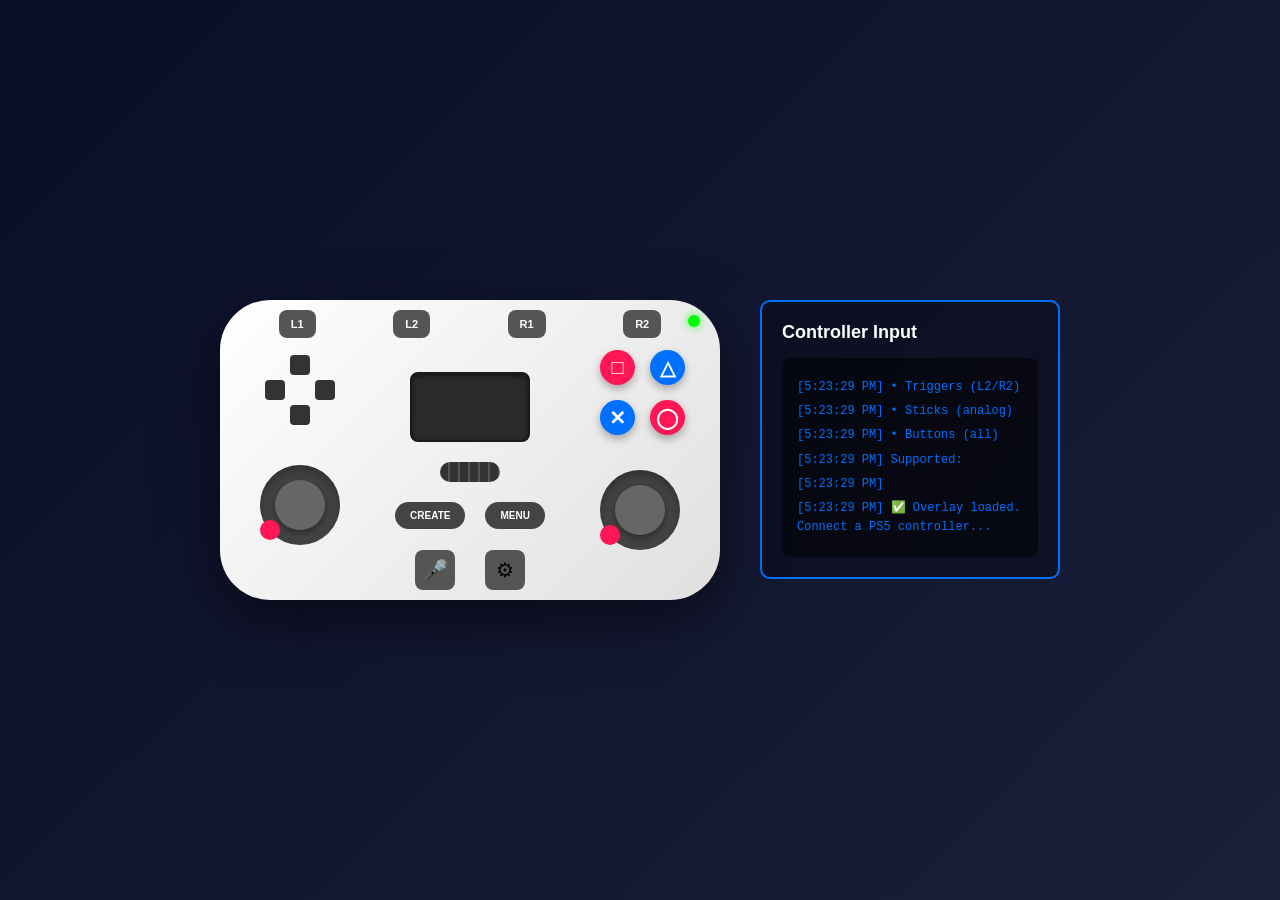
<file: index.html>
<!DOCTYPE html>
<html lang="en">
<head>
    <meta charset="UTF-8">
    <meta name="viewport" content="width=device-width, initial-scale=1.0">
    <title>PS5 Controller Overlay</title>
    <link rel="stylesheet" href="styles.css">
</head>
<body>
    <div class="overlay-container">
        <div class="ps5-controller">
            <!-- Left Side -->
            <div class="left-side">
                <!-- D-Pad -->
                <div class="dpad">
                    <button class="dpad-up" data-button="dpad-up"></button>
                    <button class="dpad-right" data-button="dpad-right"></button>
                    <button class="dpad-down" data-button="dpad-down"></button>
                    <button class="dpad-left" data-button="dpad-left"></button>
                </div>

                <!-- Left Stick -->
                <div class="stick-container left-stick">
                    <div class="stick" id="left-stick">
                        <div class="stick-inner"></div>
                    </div>
                    <button class="stick-button" data-button="l3"></button>
                </div>
            </div>

            <!-- Center -->
            <div class="center">
                <!-- Touchpad -->
                <div class="touchpad" id="touchpad"></div>

                <!-- Speaker grille (decorative) -->
                <div class="speaker-grille"></div>

                <!-- Center Buttons -->
                <div class="center-buttons">
                    <button class="center-btn create-btn" data-button="create">
                        <span class="btn-label">CREATE</span>
                    </button>
                    <button class="center-btn menu-btn" data-button="menu">
                        <span class="btn-label">MENU</span>
                    </button>
                </div>
            </div>

            <!-- Right Side -->
            <div class="right-side">
                <!-- Face Buttons -->
                <div class="face-buttons">
                    <button class="face-btn triangle-btn" data-button="triangle">
                        <span class="button-symbol">△</span>
                    </button>
                    <button class="face-btn circle-btn" data-button="circle">
                        <span class="button-symbol">◯</span>
                    </button>
                    <button class="face-btn cross-btn" data-button="cross">
                        <span class="button-symbol">✕</span>
                    </button>
                    <button class="face-btn square-btn" data-button="square">
                        <span class="button-symbol">□</span>
                    </button>
                </div>

                <!-- Right Stick -->
                <div class="stick-container right-stick">
                    <div class="stick" id="right-stick">
                        <div class="stick-inner"></div>
                    </div>
                    <button class="stick-button" data-button="r3"></button>
                </div>
            </div>

            <!-- Shoulder Buttons -->
            <div class="shoulder-buttons">
                <button class="shoulder-btn l1-btn" data-button="l1">L1</button>
                <button class="shoulder-btn l2-btn" data-button="l2">L2</button>
                <button class="shoulder-btn r1-btn" data-button="r1">R1</button>
                <button class="shoulder-btn r2-btn" data-button="r2">R2</button>
            </div>

            <!-- Mic and Options -->
            <div class="bottom-buttons">
                <button class="bottom-btn mic-btn" data-button="mic">🎤</button>
                <button class="bottom-btn options-btn" data-button="options">⚙</button>
            </div>

            <!-- LED Indicator -->
            <div class="led-indicator"></div>
        </div>

        <!-- Input Display -->
        <div class="input-display">
            <h2>Controller Input</h2>
            <div class="input-log" id="input-log">
                <p>Press buttons on the controller...</p>
            </div>
        </div>
    </div>

    <script src="script.js"></script>
</body>
</html>
</file>
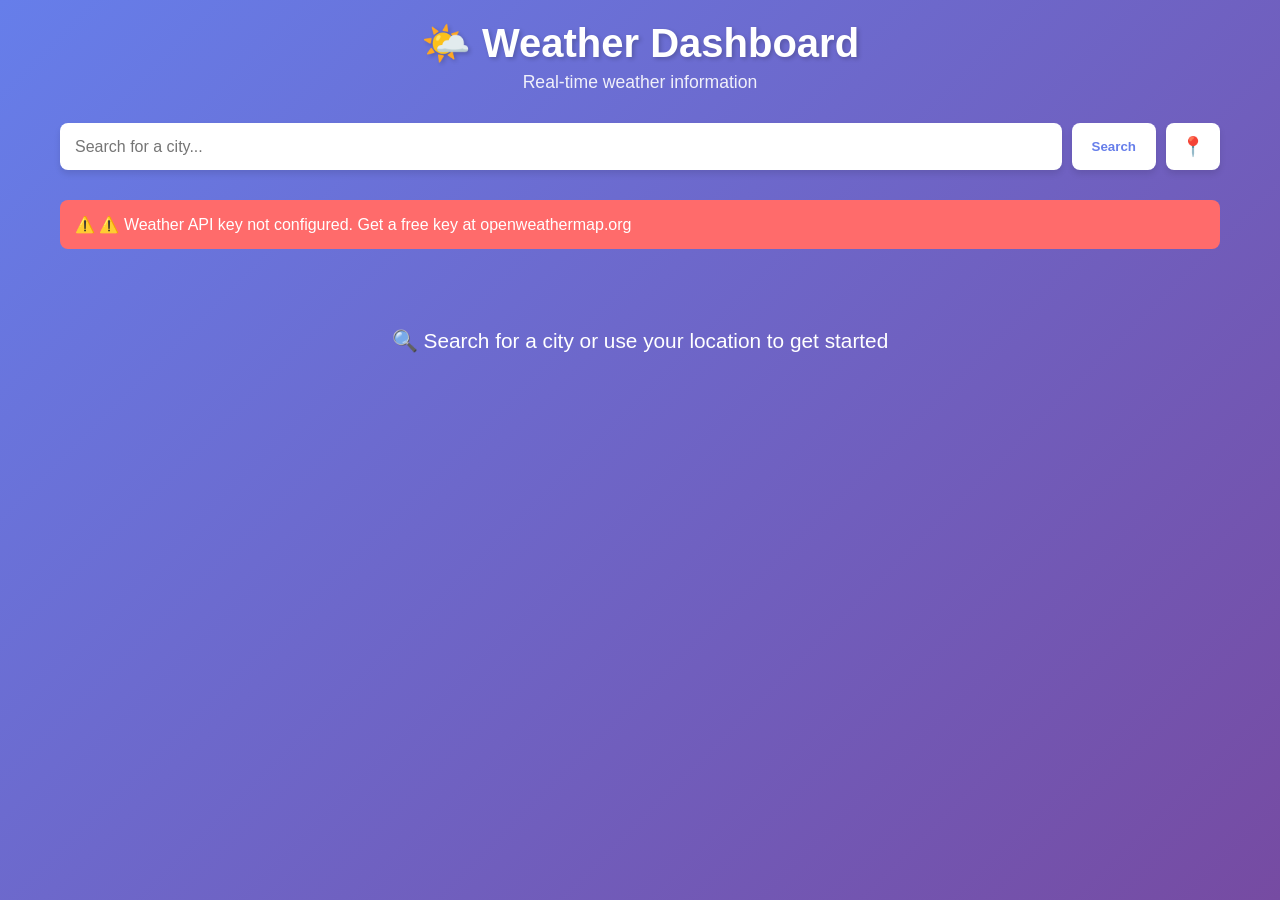
<file: weather-dashboard.html>
<!DOCTYPE html>
<html lang="en">
<head>
    <meta charset="UTF-8">
    <meta name="viewport" content="width=device-width, initial-scale=1.0">
    <title>Weather Dashboard</title>
    <link rel="stylesheet" href="weather-styles.css">
</head>
<body>
    <div class="container">
        <!-- Header -->
        <header class="header">
            <h1>🌤️ Weather Dashboard</h1>
            <p class="subtitle">Real-time weather information</p>
        </header>

        <!-- Search Section -->
        <div class="search-section">
            <div class="search-bar">
                <input 
                    type="text" 
                    id="searchInput" 
                    placeholder="Search for a city..." 
                    autocomplete="off"
                >
                <button id="searchBtn" class="search-btn">Search</button>
                <button id="locationBtn" class="location-btn" title="Use my location">📍</button>
            </div>
            <div id="suggestions" class="suggestions"></div>
        </div>

        <!-- Loading Spinner -->
        <div id="loading" class="loading hidden">
            <div class="spinner"></div>
            <p>Loading weather data...</p>
        </div>

        <!-- Error Message -->
        <div id="errorMessage" class="error-message hidden"></div>

        <!-- Main Content -->
        <div id="weatherContent" class="weather-content hidden">
            <!-- Current Weather -->
            <div class="current-weather">
                <div class="location-info">
                    <h2 id="cityName"></h2>
                    <p id="coordinates"></p>
                    <p id="lastUpdate" class="last-update"></p>
                </div>

                <div class="weather-main">
                    <div class="weather-icon-large">
                        <span id="weatherIcon"></span>
                    </div>
                    <div class="temperature-section">
                        <div class="temperature" id="temperature"></div>
                        <div class="description" id="description"></div>
                        <div class="feels-like" id="feelsLike"></div>
                    </div>
                </div>

                <!-- Quick Stats -->
                <div class="quick-stats">
                    <div class="stat">
                        <span class="stat-label">💧 Humidity</span>
                        <span class="stat-value" id="humidity"></span>
                    </div>
                    <div class="stat">
                        <span class="stat-label">💨 Wind Speed</span>
                        <span class="stat-value" id="windSpeed"></span>
                    </div>
                    <div class="stat">
                        <span class="stat-label">🌡️ Pressure</span>
                        <span class="stat-value" id="pressure"></span>
                    </div>
                    <div class="stat">
                        <span class="stat-label">👁️ Visibility</span>
                        <span class="stat-value" id="visibility"></span>
                    </div>
                </div>
            </div>

            <!-- Detailed Information -->
            <div class="detailed-section">
                <!-- Hourly Forecast -->
                <div class="forecast-card">
                    <h3>📅 Hourly Forecast</h3>
                    <div class="hourly-forecast" id="hourlyForecast"></div>
                </div>

                <!-- Additional Details -->
                <div class="details-grid">
                    <div class="detail-card">
                        <h4>🌅 UV Index</h4>
                        <p id="uvIndex" class="detail-value">—</p>
                    </div>
                    <div class="detail-card">
                        <h4>📈 Dew Point</h4>
                        <p id="dewPoint" class="detail-value">—</p>
                    </div>
                    <div class="detail-card">
                        <h4>💧 Precipitation</h4>
                        <p id="precipitation" class="detail-value">—</p>
                    </div>
                    <div class="detail-card">
                        <h4>🌬️ Wind Gust</h4>
                        <p id="windGust" class="detail-value">—</p>
                    </div>
                </div>
            </div>

            <!-- 5-Day Forecast -->
            <div class="forecast-card full-width">
                <h3>📆 5-Day Forecast</h3>
                <div class="daily-forecast" id="dailyForecast"></div>
            </div>

            <!-- Air Quality -->
            <div class="forecast-card full-width">
                <h3>🌍 Air Quality Index (AQI)</h3>
                <div id="aqiSection" class="aqi-section"></div>
            </div>
        </div>

        <!-- Initial State -->
        <div id="initialState" class="initial-state">
            <p>🔍 Search for a city or use your location to get started</p>
        </div>
    </div>

    <script src="weather-script.js"></script>
</body>
</html>
</file>
<file: styles.css>
* {
    margin: 0;
    padding: 0;
    box-sizing: border-box;
}

body {
    display: flex;
    justify-content: center;
    align-items: center;
    min-height: 100vh;
    background: linear-gradient(135deg, #0a0e27 0%, #1a1f3a 100%);
    font-family: 'Arial', sans-serif;
    color: #fff;
}

.overlay-container {
    display: flex;
    gap: 40px;
    padding: 20px;
    flex-wrap: wrap;
    justify-content: center;
    align-items: flex-start;
}

/* PS5 Controller */
.ps5-controller {
    position: relative;
    width: 500px;
    height: 300px;
    background: linear-gradient(135deg, #ffffff 0%, #e0e0e0 100%);
    border-radius: 50px;
    box-shadow: 0 20px 60px rgba(0, 0, 0, 0.5);
    display: flex;
    align-items: center;
    justify-content: space-between;
    padding: 30px 40px;
}

/* Left Side - D-Pad and Left Stick */
.left-side {
    display: flex;
    flex-direction: column;
    gap: 40px;
    align-items: center;
}

/* D-Pad */
.dpad {
    position: relative;
    width: 70px;
    height: 70px;
    display: grid;
    grid-template-columns: repeat(3, 1fr);
    grid-template-rows: repeat(3, 1fr);
    gap: 5px;
}

.dpad-up, .dpad-right, .dpad-down, .dpad-left {
    background: #333;
    border: none;
    cursor: pointer;
    transition: all 0.1s ease;
    border-radius: 4px;
}

.dpad-up {
    grid-column: 2;
    grid-row: 1;
}

.dpad-right {
    grid-column: 3;
    grid-row: 2;
}

.dpad-down {
    grid-column: 2;
    grid-row: 3;
}

.dpad-left {
    grid-column: 1;
    grid-row: 2;
}

.dpad-up:active, .dpad-right:active, .dpad-down:active, .dpad-left:active {
    background: #111;
    transform: scale(0.95);
}

/* Analog Sticks */
.stick-container {
    position: relative;
    width: 80px;
    height: 80px;
}

.stick {
    width: 100%;
    height: 100%;
    background: #444;
    border-radius: 50%;
    display: flex;
    align-items: center;
    justify-content: center;
    cursor: pointer;
    box-shadow: inset 0 5px 10px rgba(0, 0, 0, 0.3);
    position: relative;
}

.stick-inner {
    width: 50px;
    height: 50px;
    background: #666;
    border-radius: 50%;
    box-shadow: 0 3px 8px rgba(0, 0, 0, 0.4);
    transition: all 0.05s ease;
}

.stick-button {
    position: absolute;
    bottom: 5px;
    width: 20px;
    height: 20px;
    background: #ff1654;
    border: none;
    border-radius: 50%;
    cursor: pointer;
    transition: all 0.1s ease;
}

.stick-button:active {
    background: #cc0040;
    transform: scale(0.9);
}

/* Center Section */
.center {
    display: flex;
    flex-direction: column;
    align-items: center;
    gap: 20px;
}

/* Touchpad */
.touchpad {
    width: 120px;
    height: 70px;
    background: #2a2a2a;
    border-radius: 8px;
    cursor: pointer;
    border: 2px solid #1a1a1a;
    transition: all 0.1s ease;
    box-shadow: inset 0 2px 5px rgba(0, 0, 0, 0.5);
}

.touchpad:active {
    background: #1a1a1a;
    transform: scale(0.98);
}

/* Speaker Grille */
.speaker-grille {
    width: 60px;
    height: 20px;
    background: repeating-linear-gradient(
        90deg,
        #333 0px,
        #333 8px,
        #555 8px,
        #555 10px
    );
    border-radius: 10px;
}

/* Center Buttons */
.center-buttons {
    display: flex;
    gap: 20px;
}

.center-btn {
    padding: 8px 15px;
    background: #444;
    color: #fff;
    border: none;
    border-radius: 20px;
    cursor: pointer;
    font-size: 10px;
    font-weight: bold;
    transition: all 0.1s ease;
    text-transform: uppercase;
}

.center-btn:active {
    background: #222;
    transform: scale(0.95);
}

/* Right Side - Face Buttons and Right Stick */
.right-side {
    display: flex;
    flex-direction: column;
    gap: 40px;
    align-items: center;
}

/* Face Buttons */
.face-buttons {
    position: relative;
    width: 80px;
    height: 80px;
    display: grid;
    grid-template-columns: repeat(2, 1fr);
    grid-template-rows: repeat(2, 1fr);
    gap: 15px;
    align-items: center;
    justify-items: center;
}

.face-btn {
    width: 35px;
    height: 35px;
    border: none;
    border-radius: 50%;
    cursor: pointer;
    display: flex;
    align-items: center;
    justify-content: center;
    font-size: 20px;
    font-weight: bold;
    color: #fff;
    transition: all 0.1s ease;
    box-shadow: 0 4px 8px rgba(0, 0, 0, 0.3);
}

.triangle-btn {
    background: #0070ff;
    grid-column: 2;
    grid-row: 1;
}

.circle-btn {
    background: #ff1654;
    grid-column: 2;
    grid-row: 2;
}

.cross-btn {
    background: #0070ff;
    grid-column: 1;
    grid-row: 2;
}

.square-btn {
    background: #ff1654;
    grid-column: 1;
    grid-row: 1;
}

.face-btn:active {
    transform: scale(0.9);
}

/* Shoulder Buttons */
.shoulder-buttons {
    position: absolute;
    top: 0;
    left: 0;
    right: 0;
    display: flex;
    justify-content: space-around;
    padding: 10px 20px;
}

.shoulder-btn {
    padding: 8px 12px;
    background: #555;
    color: #fff;
    border: none;
    border-radius: 8px;
    cursor: pointer;
    font-size: 11px;
    font-weight: bold;
    transition: all 0.1s ease;
}

.shoulder-btn:active {
    background: #333;
    transform: scale(0.95);
}

/* Bottom Buttons */
.bottom-buttons {
    position: absolute;
    bottom: 10px;
    left: 0;
    right: 0;
    display: flex;
    justify-content: center;
    gap: 30px;
}

.bottom-btn {
    width: 40px;
    height: 40px;
    background: #555;
    border: none;
    border-radius: 8px;
    cursor: pointer;
    font-size: 20px;
    transition: all 0.1s ease;
}

.bottom-btn:active {
    background: #333;
    transform: scale(0.95);
}

/* LED Indicator */
.led-indicator {
    position: absolute;
    top: 15px;
    right: 20px;
    width: 12px;
    height: 12px;
    background: #00ff00;
    border-radius: 50%;
    box-shadow: 0 0 10px rgba(0, 255, 0, 0.8);
    animation: pulse 1s infinite;
}

@keyframes pulse {
    0%, 100% { opacity: 1; }
    50% { opacity: 0.6; }
}

/* Input Display */
.input-display {
    background: rgba(0, 0, 0, 0.3);
    border: 2px solid #0070ff;
    border-radius: 10px;
    padding: 20px;
    width: 300px;
    max-height: 400px;
    overflow-y: auto;
}

.input-display h2 {
    margin-bottom: 15px;
    font-size: 18px;
}

.input-log {
    background: rgba(0, 0, 0, 0.5);
    padding: 15px;
    border-radius: 8px;
    font-family: 'Courier New', monospace;
    font-size: 12px;
    line-height: 1.6;
}

.input-log p {
    color: #0070ff;
    margin: 5px 0;
}

/* Responsive */
@media (max-width: 768px) {
    .overlay-container {
        flex-direction: column;
        gap: 20px;
    }

    .ps5-controller {
        width: 100%;
        max-width: 400px;
        height: 250px;
    }

    .input-display {
        width: 100%;
        max-width: 400px;
    }
}
</file>
<file: weather-styles.css>
* {
    margin: 0;
    padding: 0;
    box-sizing: border-box;
}

body {
    font-family: 'Segoe UI', Tahoma, Geneva, Verdana, sans-serif;
    background: linear-gradient(135deg, #667eea 0%, #764ba2 100%);
    min-height: 100vh;
    color: #333;
    transition: background 0.3s ease;
}

.container {
    max-width: 1200px;
    margin: 0 auto;
    padding: 20px;
}

/* Header */
.header {
    text-align: center;
    color: white;
    margin-bottom: 30px;
}

.header h1 {
    font-size: 2.5em;
    margin-bottom: 5px;
    text-shadow: 2px 2px 4px rgba(0, 0, 0, 0.2);
}

.subtitle {
    font-size: 1.1em;
    opacity: 0.9;
}

/* Search Section */
.search-section {
    margin-bottom: 30px;
}

.search-bar {
    display: flex;
    gap: 10px;
    margin-bottom: 10px;
}

#searchInput {
    flex: 1;
    padding: 12px 15px;
    border: none;
    border-radius: 8px;
    font-size: 1em;
    box-shadow: 0 4px 6px rgba(0, 0, 0, 0.1);
    transition: all 0.3s ease;
}

#searchInput:focus {
    outline: none;
    box-shadow: 0 4px 12px rgba(0, 0, 0, 0.15);
    transform: translateY(-2px);
}

.search-btn, .location-btn {
    padding: 12px 20px;
    border: none;
    border-radius: 8px;
    background: white;
    color: #667eea;
    font-weight: bold;
    cursor: pointer;
    transition: all 0.3s ease;
    box-shadow: 0 4px 6px rgba(0, 0, 0, 0.1);
}

.search-btn:hover, .location-btn:hover {
    background: #f0f0f0;
    transform: translateY(-2px);
    box-shadow: 0 6px 12px rgba(0, 0, 0, 0.15);
}

.search-btn:active, .location-btn:active {
    transform: translateY(0);
}

.location-btn {
    font-size: 1.2em;
    padding: 12px 15px;
}

/* Suggestions Dropdown */
.suggestions {
    background: white;
    border-radius: 8px;
    max-height: 200px;
    overflow-y: auto;
    box-shadow: 0 4px 6px rgba(0, 0, 0, 0.1);
    display: none;
}

.suggestions.show {
    display: block;
}

.suggestion-item {
    padding: 10px 15px;
    cursor: pointer;
    transition: background 0.2s ease;
    border-bottom: 1px solid #eee;
}

.suggestion-item:last-child {
    border-bottom: none;
}

.suggestion-item:hover {
    background: #f0f0f0;
}

/* Loading Spinner */
.loading {
    text-align: center;
    padding: 40px;
    color: white;
}

.loading.hidden {
    display: none;
}

.spinner {
    border: 4px solid rgba(255, 255, 255, 0.3);
    border-top: 4px solid white;
    border-radius: 50%;
    width: 40px;
    height: 40px;
    animation: spin 1s linear infinite;
    margin: 0 auto 15px;
}

@keyframes spin {
    0% { transform: rotate(0deg); }
    100% { transform: rotate(360deg); }
}

/* Error Message */
.error-message {
    background: #ff6b6b;
    color: white;
    padding: 15px;
    border-radius: 8px;
    margin-bottom: 20px;
    display: none;
}

.error-message.show {
    display: block;
}

/* Initial State */
.initial-state {
    text-align: center;
    padding: 60px 20px;
    color: white;
    font-size: 1.3em;
}

.initial-state.hidden {
    display: none;
}

/* Weather Content */
.weather-content {
    animation: fadeIn 0.5s ease;
}

.weather-content.hidden {
    display: none;
}

@keyframes fadeIn {
    from {
        opacity: 0;
        transform: translateY(10px);
    }
    to {
        opacity: 1;
        transform: translateY(0);
    }
}

/* Current Weather */
.current-weather {
    background: white;
    border-radius: 15px;
    padding: 30px;
    margin-bottom: 30px;
    box-shadow: 0 8px 16px rgba(0, 0, 0, 0.1);
}

.location-info h2 {
    font-size: 2em;
    margin-bottom: 5px;
    color: #333;
}

.location-info p {
    color: #666;
    font-size: 0.95em;
}

.last-update {
    font-size: 0.85em !important;
    color: #999 !important;
}

.weather-main {
    display: flex;
    align-items: center;
    gap: 30px;
    margin: 30px 0;
    padding: 20px 0;
    border-top: 1px solid #eee;
    border-bottom: 1px solid #eee;
}

.weather-icon-large {
    font-size: 4em;
    text-align: center;
    min-width: 120px;
}

.temperature-section {
    flex: 1;
}

.temperature {
    font-size: 3em;
    font-weight: bold;
    color: #667eea;
    line-height: 1;
}

.description {
    font-size: 1.3em;
    color: #666;
    margin-top: 10px;
    text-transform: capitalize;
}

.feels-like {
    color: #999;
    font-size: 0.95em;
    margin-top: 8px;
}

/* Quick Stats */
.quick-stats {
    display: grid;
    grid-template-columns: repeat(auto-fit, minmax(150px, 1fr));
    gap: 20px;
    margin-top: 20px;
}

.stat {
    background: #f8f9fa;
    padding: 15px;
    border-radius: 8px;
    text-align: center;
}

.stat-label {
    display: block;
    color: #666;
    font-size: 0.9em;
    margin-bottom: 8px;
}

.stat-value {
    display: block;
    font-size: 1.3em;
    font-weight: bold;
    color: #333;
}

/* Detailed Section */
.detailed-section {
    display: grid;
    grid-template-columns: 1fr 1fr;
    gap: 20px;
    margin-bottom: 30px;
}

.forecast-card {
    background: white;
    border-radius: 15px;
    padding: 20px;
    box-shadow: 0 8px 16px rgba(0, 0, 0, 0.1);
}

.forecast-card.full-width {
    grid-column: 1 / -1;
}

.forecast-card h3 {
    font-size: 1.3em;
    margin-bottom: 15px;
    color: #333;
}

/* Hourly Forecast */
.hourly-forecast {
    display: flex;
    gap: 10px;
    overflow-x: auto;
    padding-bottom: 10px;
}

.hourly-item {
    flex-shrink: 0;
    background: #f8f9fa;
    padding: 12px;
    border-radius: 8px;
    text-align: center;
    min-width: 80px;
}

.hourly-time {
    font-size: 0.85em;
    color: #666;
    margin-bottom: 8px;
    font-weight: bold;
}

.hourly-icon {
    font-size: 2em;
    margin: 8px 0;
}

.hourly-temp {
    font-size: 0.95em;
    color: #333;
    font-weight: bold;
}

/* Details Grid */
.details-grid {
    display: grid;
    grid-template-columns: repeat(auto-fit, minmax(150px, 1fr));
    gap: 15px;
}

.detail-card {
    background: #f8f9fa;
    padding: 15px;
    border-radius: 8px;
    border-left: 4px solid #667eea;
}

.detail-card h4 {
    font-size: 0.95em;
    color: #666;
    margin-bottom: 8px;
}

.detail-value {
    font-size: 1.2em;
    font-weight: bold;
    color: #333;
}

/* Daily Forecast */
.daily-forecast {
    display: grid;
    grid-template-columns: repeat(auto-fit, minmax(120px, 1fr));
    gap: 15px;
}

.daily-item {
    background: linear-gradient(135deg, #667eea 0%, #764ba2 100%);
    color: white;
    padding: 15px;
    border-radius: 8px;
    text-align: center;
    transition: transform 0.3s ease;
}

.daily-item:hover {
    transform: translateY(-5px);
}

.daily-day {
    font-weight: bold;
    margin-bottom: 8px;
    font-size: 0.95em;
}

.daily-icon {
    font-size: 2.5em;
    margin: 10px 0;
}

.daily-temps {
    font-size: 0.9em;
    display: flex;
    justify-content: center;
    gap: 10px;
}

.daily-high {
    font-weight: bold;
}

.daily-low {
    opacity: 0.8;
}

.daily-rain {
    font-size: 0.85em;
    margin-top: 8px;
    opacity: 0.9;
}

/* AQI Section */
.aqi-section {
    display: grid;
    grid-template-columns: repeat(auto-fit, minmax(200px, 1fr));
    gap: 20px;
}

.aqi-card {
    padding: 20px;
    border-radius: 8px;
    color: white;
    text-align: center;
}

.aqi-value {
    font-size: 2em;
    font-weight: bold;
    margin-bottom: 10px;
}

.aqi-label {
    font-size: 1.1em;
    margin-bottom: 15px;
}

.aqi-pollutant {
    font-size: 0.9em;
    opacity: 0.9;
    margin: 8px 0;
}

/* AQI Color Classes */
.aqi-good {
    background: #10b981;
}

.aqi-fair {
    background: #f59e0b;
}

.aqi-moderate {
    background: #f97316;
}

.aqi-poor {
    background: #ef4444;
}

.aqi-very-poor {
    background: #991b1b;
}

/* Responsive Design */
@media (max-width: 768px) {
    .header h1 {
        font-size: 1.8em;
    }

    .search-bar {
        flex-direction: column;
    }

    .weather-main {
        flex-direction: column;
        text-align: center;
    }

    .detailed-section {
        grid-template-columns: 1fr;
    }

    .temperature {
        font-size: 2.5em;
    }

    .daily-forecast {
        grid-template-columns: repeat(auto-fit, minmax(100px, 1fr));
    }
}
</file>
